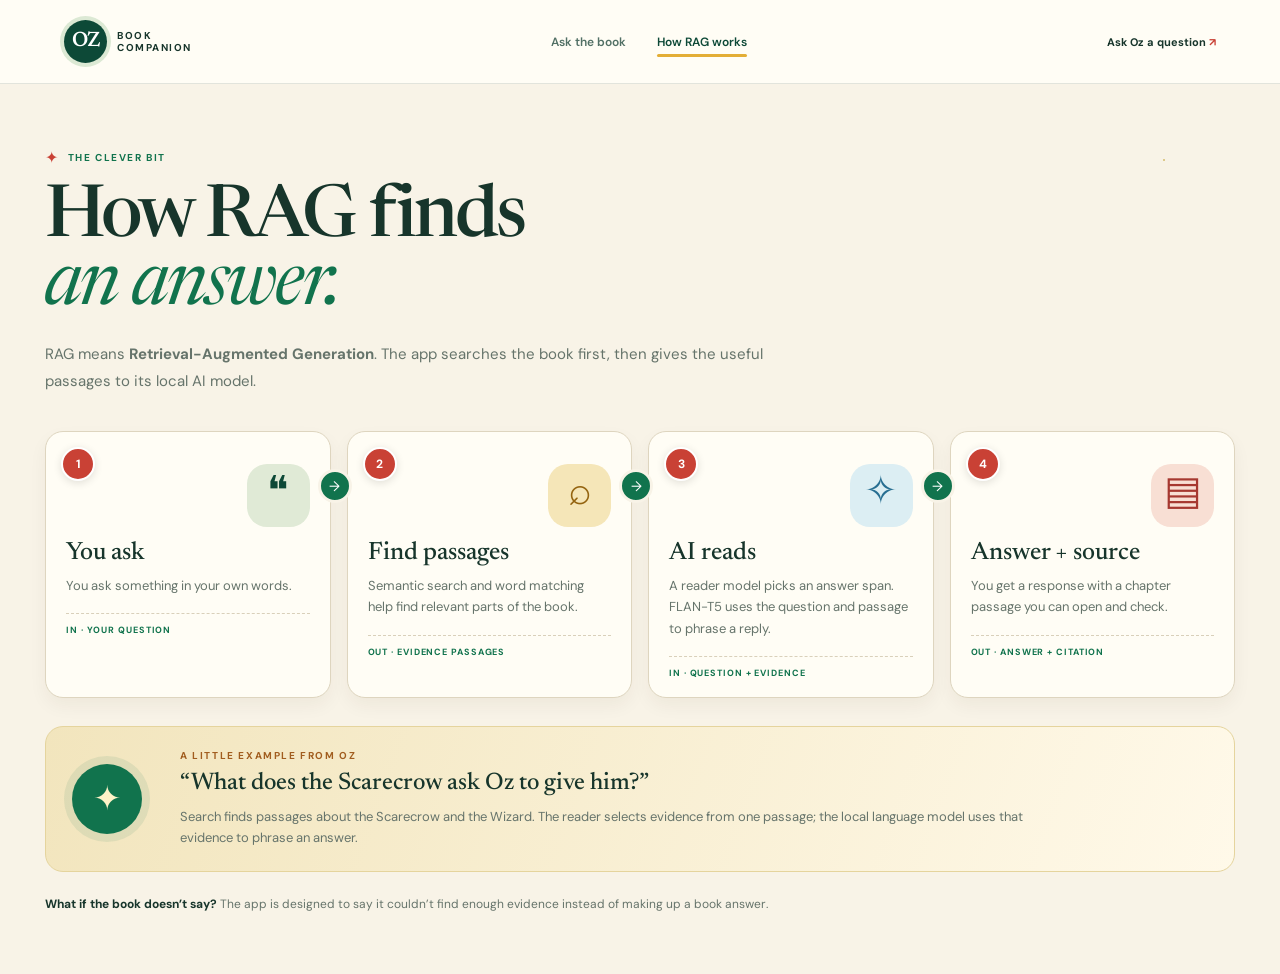
<file: static/how-rag.html>
<!doctype html>
<html lang="en">
<head><meta charset="UTF-8"><meta name="viewport" content="width=device-width, initial-scale=1"><meta name="theme-color" content="#f7f2e4"><meta name="description" content="A simple illustrated guide to retrieval-augmented generation in the Oz book companion."><title>How RAG works — Oz Book Companion</title><link rel="stylesheet" href="/static/style.css"></head>
<body class="learn-body">
<header class="topbar"><a class="brand" href="/" aria-label="Oz book companion home"><span class="brand-mark">OZ</span><span class="brand-name">BOOK<br>COMPANION</span></a><nav class="site-nav" aria-label="Main navigation"><a href="/">Ask the book</a><a class="active" href="/how-rag">How RAG works</a></nav><a class="back-to-chat" href="/">Ask Oz a question <span>↗</span></a></header>
<main class="learn-page rag-page"><section class="learn-hero"><p class="eyebrow"><span>✦</span> THE CLEVER BIT</p><h1>How RAG finds<br><em>an answer.</em></h1><p class="lede">RAG means <strong>Retrieval-Augmented Generation</strong>. The app searches the book first, then gives the useful passages to its local AI model.</p></section>
<section class="flow-grid" aria-label="RAG steps"><article class="flow-card question-step"><span class="flow-number">1</span><span class="flow-illustration">❝</span><h2>You ask</h2><p>You ask something in your own words.</p><p class="output">IN · Your question</p></article><article class="flow-card search-step"><span class="flow-number">2</span><span class="flow-illustration">⌕</span><h2>Find passages</h2><p>Semantic search and word matching help find relevant parts of the book.</p><p class="output">OUT · Evidence passages</p></article><article class="flow-card read-step"><span class="flow-number">3</span><span class="flow-illustration">✧</span><h2>AI reads</h2><p>A reader model picks an answer span. FLAN-T5 uses the question and passage to phrase a reply.</p><p class="output">IN · Question + evidence</p></article><article class="flow-card answer-step"><span class="flow-number">4</span><span class="flow-illustration">▤</span><h2>Answer + source</h2><p>You get a response with a chapter passage you can open and check.</p><p class="output">OUT · Answer + citation</p></article></section>
<section class="example-panel"><div class="example-book">✦</div><div><p class="eyebrow">A LITTLE EXAMPLE FROM OZ</p><h2>“What does the Scarecrow ask Oz to give him?”</h2><p>Search finds passages about the Scarecrow and the Wizard. The reader selects evidence from one passage; the local language model uses that evidence to phrase an answer.</p></div></section><p class="learn-note"><strong>What if the book doesn’t say?</strong> The app is designed to say it couldn’t find enough evidence instead of making up a book answer.</p></main></body></html>
</file>
<file: static/style.css>
@import url('https://fonts.googleapis.com/css2?family=DM+Sans:wght@400;500;600;700&family=Newsreader:opsz,wght@6..72,400;6..72,500;6..72,600&display=swap');
:root{color-scheme:light;--paper:#f8f3e7;--paper2:#eee7d6;--ink:#17352b;--muted:#66746b;--line:#ded5bf;--green:#11734d;--green-dark:#0d4937;--gold:#e3ae36;--ruby:#c94135;--sky:#b9dff0;--white:#fffdf5;--sage:#d9e8d1;font-family:'DM Sans','Segoe UI',sans-serif;font-synthesis:none;text-rendering:optimizeLegibility}
*{box-sizing:border-box}html{min-width:320px;scroll-behavior:smooth}body{margin:0;min-height:100vh;color:var(--ink);background:var(--paper)}button,textarea{font:inherit}button{color:inherit;cursor:pointer}a{color:inherit}button:focus-visible,a:focus-visible,summary:focus-visible,textarea:focus-visible{outline:3px solid #b87b16;outline-offset:3px}button:disabled{cursor:wait;opacity:.58}
.topbar{position:relative;z-index:3;min-height:84px;padding:0 clamp(18px,5vw,76px);display:flex;align-items:center;justify-content:space-between;gap:28px;border-bottom:1px solid rgb(23 53 43 / 12%);background:#fffdf5}.brand{display:inline-flex;align-items:center;gap:10px;text-decoration:none;flex:0 0 auto}.brand-mark{width:43px;height:43px;display:grid;place-items:center;border-radius:50%;color:white;background:var(--green-dark);font:600 21px/1 'Newsreader',Georgia,serif;letter-spacing:-1px;box-shadow:0 0 0 4px #dce9d4}.brand-name{font-size:10px;line-height:1.15;font-weight:700;letter-spacing:1.5px}.site-nav{display:flex;align-items:center;justify-content:center;gap:clamp(12px,2.4vw,36px);white-space:nowrap}.site-nav a{position:relative;padding:11px 0;color:#527065;text-decoration:none;font-size:12px;font-weight:600;transition:color .18s}.site-nav a:hover,.site-nav a.active{color:var(--green-dark)}.site-nav a.active::after{position:absolute;right:0;bottom:4px;left:0;height:3px;border-radius:5px;background:var(--gold);content:''}.top-actions{display:flex;align-items:center;gap:16px}.status{display:inline-flex;align-items:center;gap:8px;color:var(--muted);font-size:10px;white-space:nowrap}.status-dot{width:8px;height:8px;border-radius:50%;background:#b79a5c;box-shadow:0 0 0 3px #eee2bf}.status[data-state=ready] .status-dot{background:#2a9c69;box-shadow:0 0 0 3px #dcefe3}.clear-button{padding:8px 10px;border:1px solid var(--line);border-radius:999px;background:transparent;font-size:11px;font-weight:600;transition:background .18s}.clear-button:hover{background:var(--paper2)}.back-to-chat{font-size:11px;font-weight:700;text-decoration:none;white-space:nowrap}.back-to-chat span{color:var(--ruby)}
.page-shell{width:min(100% - 48px,1280px);min-height:calc(100dvh - 84px);margin:0 auto;display:flex;flex-direction:column}.welcome{position:relative;min-height:570px;padding:52px 0 38px;display:grid;grid-template-columns:.9fr 1.1fr;grid-template-rows:350px auto;align-items:center;column-gap:42px}.welcome-copy{position:relative;z-index:1;align-self:center;padding:0 0 25px}.eyebrow{display:flex;align-items:center;gap:8px;margin:0 0 18px;color:var(--green);font-size:10px;font-weight:700;letter-spacing:1.6px;text-transform:uppercase}.eyebrow span{color:var(--ruby);font-size:16px}h1{max-width:720px;margin:0;font:500 clamp(48px,6.6vw,82px)/.94 'Newsreader',Georgia,serif;letter-spacing:-2.8px;text-wrap:balance}h1 em{color:var(--green);font-weight:400}.lede{max-width:470px;margin:20px 0 0;color:var(--muted);font-size:15px;line-height:1.75}.lede i{color:var(--ink);font-family:'Newsreader',Georgia,serif}.welcome-art{position:relative;height:350px;margin:0;overflow:hidden;border:7px solid #fffdf5;border-radius:24px;background:var(--sky);box-shadow:0 16px 40px rgb(67 58 32 / 15%);transform:rotate(1deg)}.welcome-art img{width:100%;height:100%;display:block;object-fit:cover;object-position:center 57%;transition:transform .7s cubic-bezier(.2,.7,.2,1)}.welcome-art:hover img{transform:scale(1.035)}.welcome-art figcaption{position:absolute;right:15px;bottom:14px;left:15px;display:flex;justify-content:space-between;align-items:center;padding:9px 13px;border:1px solid rgb(255 255 255 / 45%);border-radius:999px;color:white;background:rgb(13 73 55 / 82%);font-size:9px;font-weight:700;letter-spacing:1.2px}.welcome-art figcaption span:last-child{color:#ffce50;font-size:17px}.suggestions-wrap{grid-column:1/-1;align-self:end}.suggestion-heading{display:flex;justify-content:space-between;align-items:end;margin:8px 0 12px}.suggestion-heading .eyebrow{margin:0 0 4px;color:var(--ruby)}.suggestion-heading h2{margin:0;font:500 30px/1.1 'Newsreader',Georgia,serif}.heading-sparkle{padding-right:12px;color:var(--gold);font-size:34px}.suggestions{display:grid;grid-template-columns:repeat(2,1fr);gap:10px}.suggestions button{min-height:61px;display:grid;grid-template-columns:42px 1fr 20px;align-items:center;gap:10px;padding:9px 14px;border:1px solid var(--line);border-radius:14px;background:var(--white);text-align:left;font:500 15px/1.25 'Newsreader',Georgia,serif;transition:transform .18s,border-color .18s,box-shadow .18s}.suggestions button:hover{transform:translateY(-2px);border-color:#d6b45d;box-shadow:0 8px 18px rgb(64 48 15 / 8%)}.prompt-icon{width:37px;height:37px;display:grid;place-items:center;border-radius:50%;font-size:22px}.scarecrow{color:#85551c;background:#f7e1a9}.poppy{color:var(--ruby);background:#f8dbcf}.bricks{color:#956713;background:#f6e7b9}.lion{color:#9a5b21;background:#f3dfc4}.suggestion-arrow{justify-self:end;color:var(--green);font:17px 'DM Sans',sans-serif}
.conversation{width:min(100%,820px);margin:0 auto;flex:1;padding:22px 0 26px}.message{margin:16px 0;padding:22px 24px;border-radius:18px;animation:enter .22s ease both}.message.assistant{border:1px solid #c9ddc9;border-left:5px solid var(--green);background:var(--white);box-shadow:0 8px 24px rgb(23 53 43 / 5%)}.message.user{width:fit-content;max-width:82%;margin-left:auto;background:#f2dfaa}.message .label{margin:0 0 9px;color:var(--green);font-size:9px;font-weight:700;letter-spacing:1.5px}.message.user .label{color:#8d6217}.message p{margin:0;overflow-wrap:anywhere;white-space:pre-wrap;line-height:1.75}.message.user p{font:500 19px/1.35 'Newsreader',Georgia,serif}.sources{margin-top:18px;padding-top:13px;border-top:1px solid var(--line)}.sources>p{margin:0 0 4px;color:var(--muted);font-size:10px;letter-spacing:.3px}details{padding:10px 0 0;font-size:12px}summary{width:fit-content;cursor:pointer;color:var(--green);font-weight:700}details p{max-width:68ch;margin:10px 0 0!important;color:#55574f;font:15px/1.8 'Newsreader',Georgia,serif}.error{color:#9f3933}
.composer-wrap{position:sticky;bottom:0;z-index:2;width:100%;margin-top:auto;padding:20px 0 17px;background:linear-gradient(180deg,rgb(248 243 231 / 0%),var(--paper) 22%)}.composer{display:flex;align-items:end;gap:13px;padding:11px 12px 11px 20px;border:2px solid #d9c88f;border-radius:18px;background:var(--white);box-shadow:0 10px 26px rgb(53 52 42 / 7%);transition:border-color .18s,box-shadow .18s}.composer:focus-within{border-color:var(--green);box-shadow:0 0 0 4px rgb(17 115 77 / 9%)}textarea{width:100%;min-height:42px;max-height:150px;resize:vertical;border:0;outline:0;color:var(--ink);background:transparent;font-size:14px;line-height:1.55}textarea::placeholder{color:#929085}#send{min-width:142px;height:45px;display:inline-flex;align-items:center;justify-content:center;gap:11px;flex-shrink:0;border:0;border-radius:12px;background:var(--green-dark);color:white;transition:background .18s,transform .18s}#send:hover:not(:disabled){transform:translateY(-1px);background:#087052}#send:active:not(:disabled){transform:translateY(1px)}.send-label{font-size:12px;font-weight:700}.send-icon{font-size:17px;line-height:1}.footnote{margin:9px 0 0;color:var(--muted);text-align:center;font-size:10px}.sr-only{position:absolute;width:1px;height:1px;padding:0;margin:-1px;overflow:hidden;clip:rect(0,0,0,0);border:0}
.learn-page{width:min(100% - 48px,1190px);min-height:calc(100dvh - 84px);margin:0 auto;padding:clamp(45px,7vh,76px) 0 60px}.learn-hero{max-width:850px;margin-bottom:34px}.learn-hero h1{max-width:850px;font-size:clamp(48px,6vw,72px)}.learn-hero .lede{max-width:730px}.rag-page{background-image:radial-gradient(#ddc98b 1px,transparent 1px);background-position:right 60px top 65px;background-size:22px 22px;background-repeat:no-repeat}.flow-grid{display:grid;grid-template-columns:repeat(4,1fr);gap:16px;margin:37px 0 28px}.flow-card{position:relative;min-height:250px;padding:20px 20px 18px;border:1px solid var(--line);border-radius:18px;background:var(--white);box-shadow:0 8px 18px rgb(58 49 24 / 5%);overflow:visible}.flow-card:not(:last-child)::after{position:absolute;z-index:2;top:37px;right:-22px;width:28px;height:28px;display:grid;place-items:center;border:3px solid var(--paper);border-radius:50%;color:white;background:var(--green);content:'→';font-size:14px}.flow-number{position:absolute;top:15px;left:15px;width:34px;height:34px;display:grid;place-items:center;border:2px solid white;border-radius:50%;color:white;background:var(--ruby);font-size:12px;font-weight:700;box-shadow:0 2px 8px rgb(0 0 0 / 12%)}.flow-illustration{width:63px;height:63px;display:grid;place-items:center;margin:12px 0 13px auto;border-radius:20px;color:var(--green-dark);background:#e0ead6;font:40px/1 'Newsreader',Georgia,serif}.search-step .flow-illustration{color:#946410;background:#f5e6b8}.read-step .flow-illustration{color:#276e91;background:#dceef3}.answer-step .flow-illustration{color:#a63830;background:#f8dfd4}.flow-card h2,.learn-card h2{margin:10px 0 8px;font:500 25px/1.08 'Newsreader',Georgia,serif}.flow-card>p:not(.output),.learn-card p{margin:0;color:var(--muted);font-size:13px;line-height:1.65}.flow-card .output{margin:17px 0 0;padding-top:10px;border-top:1px dashed #d9d0ba;color:var(--green);font-size:9px;font-weight:700;letter-spacing:.9px;text-transform:uppercase}.example-panel{display:grid;grid-template-columns:88px 1fr;align-items:center;gap:20px;padding:22px 26px;border:1px solid #e5d49d;border-radius:18px;background:linear-gradient(110deg,#f2e5bd,#fff9e9)}.example-book{width:70px;height:70px;display:grid;place-items:center;border-radius:50%;color:#fff3c8;background:var(--green);font-size:34px;box-shadow:0 0 0 8px rgb(17 115 77 / 9%)}.example-panel .eyebrow{margin:0 0 8px;color:#a15d1f}.example-panel h2{margin:0 0 8px;font:500 24px/1.15 'Newsreader',Georgia,serif}.example-panel p:last-child{max-width:850px;margin:0;color:var(--muted);font-size:13px;line-height:1.65}.learn-note{margin:22px 0 0;color:var(--muted);font-size:12px;line-height:1.7}.learn-note strong{color:var(--ink)}
.architecture-page .learn-hero{max-width:970px}.arch-flow{display:grid;grid-template-columns:minmax(0,1fr) 30px minmax(0,1fr) 30px minmax(0,1.08fr) 30px minmax(0,1fr);align-items:center;gap:8px;margin:38px 0 23px}.learn-card{position:relative;min-height:247px;padding:21px 17px 18px;border:1px solid var(--line);border-top:5px solid var(--green);border-radius:16px;background:var(--white);box-shadow:0 8px 18px rgb(58 49 24 / 5%)}.browser-card{border-top-color:#27845f}.api-card{border-top-color:#ca9b2d}.rag-card{border-top-color:#427ca0}.local-card{border-top-color:var(--ruby)}.learn-card .tag{color:var(--green);font-size:8px;font-weight:700;letter-spacing:1px}.component-icon{width:48px;height:48px;display:grid;place-items:center;margin:18px 0 8px;border-radius:15px;color:var(--green);background:#e4eddf;font-size:27px}.api-card .component-icon{color:#996d14;background:#f8edca}.rag-card .component-icon{color:#2c6f91;background:#e3f0f5}.local-card .component-icon{color:#ad4539;background:#f8e5db}.learn-card h2{margin:6px 0 8px;font-size:23px}.learn-card p{font-size:12px;line-height:1.55}.learn-card small{display:block;margin-top:12px;color:#8c7550;font-size:9px;font-weight:700;letter-spacing:.35px}.arch-arrow{color:var(--green);text-align:center;font-size:19px}.data-trail{display:flex;justify-content:center;align-items:center;flex-wrap:wrap;gap:11px;padding:14px 17px;border:1px solid #d8e4cf;border-radius:14px;color:var(--green-dark);background:#e7efdf;font-size:9px;font-weight:700;letter-spacing:.65px}.data-trail b{color:#c4811f;font-size:15px}.files-note{display:flex;align-items:center;gap:17px;margin-top:18px;padding:18px 21px;border:1px solid #e5d49d;border-radius:15px;background:#fff9e9}.file-icon{width:45px;height:45px;display:grid;place-items:center;flex:0 0 auto;border-radius:12px;color:#9a6c14;background:#f5e7bd;font-size:23px}.files-note h2{margin:0 0 5px;font:500 21px 'Newsreader',Georgia,serif}.files-note p{margin:0;color:var(--muted);font-size:12px;line-height:1.6}code{padding:2px 5px;border-radius:4px;background:#f0eadc;font-size:.9em}
@keyframes enter{from{opacity:0;transform:translateY(6px)}to{opacity:1;transform:translateY(0)}}@keyframes drift{0%,100%{transform:translateY(0)}50%{transform:translateY(-5px)}}.flow-illustration{animation:drift 5s ease-in-out infinite}.flow-card:nth-child(2) .flow-illustration{animation-delay:.7s}.flow-card:nth-child(3) .flow-illustration{animation-delay:1.4s}.flow-card:nth-child(4) .flow-illustration{animation-delay:2.1s}
@media(prefers-reduced-motion:reduce){*,*::before,*::after{scroll-behavior:auto!important;animation-duration:.01ms!important;transition-duration:.01ms!important}}
@media(max-width:1000px){.topbar{gap:16px}.book-context{display:none}.welcome{grid-template-columns:.9fr 1.1fr;column-gap:24px}.welcome-art{height:300px}.arch-flow{grid-template-columns:1fr 24px 1fr;gap:10px}.arch-arrow:nth-of-type(4){display:none}.learn-card{min-height:220px}.flow-card{padding-right:15px;padding-left:15px}}
@media(max-width:760px){.topbar{min-height:72px;flex-wrap:wrap;gap:4px 14px;padding:10px 18px}.brand-mark{width:37px;height:37px;font-size:18px}.brand-name{font-size:9px}.site-nav{order:3;width:100%;justify-content:flex-start;overflow-x:auto;gap:22px;padding:1px 0 4px}.site-nav a{font-size:11px}.top-actions{margin-left:auto}.status{font-size:9px}.back-to-chat{font-size:10px}.page-shell,.learn-page{width:min(100% - 34px,640px)}.welcome{min-height:auto;padding:36px 0 24px;grid-template-columns:1fr;grid-template-rows:auto auto auto;row-gap:18px}.welcome-copy{padding:0}.welcome h1{font-size:clamp(50px,12vw,75px)}.welcome .lede{max-width:560px;font-size:14px}.welcome-art{height:290px;grid-row:2;transform:none}.suggestions-wrap{grid-column:1}.suggestion-heading h2{font-size:27px}.suggestions button{font-size:14px}.conversation{padding-top:12px}.learn-page{padding-top:38px}.learn-hero{margin-bottom:25px}.learn-hero h1{font-size:clamp(46px,11vw,66px)}.flow-grid{grid-template-columns:repeat(2,1fr);gap:12px}.flow-card{min-height:225px}.flow-card:nth-child(2)::after{display:none}.arch-flow{grid-template-columns:1fr 22px 1fr}.learn-card{min-height:230px}}
@media(max-width:500px){.topbar{padding-right:14px;padding-left:14px}.clear-button{padding:7px}.clear-button span{display:none}.status{max-width:124px;overflow:hidden;text-overflow:ellipsis}.page-shell,.learn-page{width:calc(100% - 28px)}.welcome{padding-top:29px}.welcome h1{font-size:54px;letter-spacing:-1.8px}.welcome-art{height:230px;border-width:5px;border-radius:18px}.suggestions{grid-template-columns:1fr;gap:8px}.suggestions button{min-height:55px}.composer{gap:7px;padding:8px}.composer textarea{font-size:13px}.composer #send{min-width:112px;height:42px}.send-label{font-size:11px}.footnote{font-size:9px}.flow-grid{grid-template-columns:1fr;gap:12px}.flow-card{min-height:0;padding:17px}.flow-card:not(:last-child)::after{top:auto;right:19px;bottom:-21px;content:'↓'}.flow-illustration{width:48px;height:48px;margin:0 0 11px auto;font-size:30px}.flow-card h2{margin-top:4px}.example-panel{grid-template-columns:55px 1fr;gap:14px;padding:17px}.example-book{width:48px;height:48px;font-size:24px}.example-panel h2{font-size:21px}.arch-flow{grid-template-columns:1fr;gap:10px}.arch-arrow{transform:rotate(90deg)}.arch-arrow:nth-of-type(4){display:block}.learn-card{min-height:0;padding:18px}.component-icon{width:40px;height:40px;margin:12px 0 6px}.data-trail{gap:7px;font-size:8px}.data-trail b{font-size:12px}.files-note{align-items:flex-start;padding:14px}.files-note h2{font-size:19px}}
.architecture-section{margin:32px 0 0}.section-heading{margin:0 0 16px}.section-kicker{color:var(--ruby);font-size:9px;font-weight:700;letter-spacing:1.5px}.section-heading h2{margin:5px 0 5px;font:500 31px/1.1 'Newsreader',Georgia,serif}.section-heading p{margin:0;color:var(--muted);font-size:12px;line-height:1.65}.prep-grid,.model-grid{display:grid;grid-template-columns:repeat(3,minmax(0,1fr));gap:16px}.arch-node{position:relative;min-width:0;padding:17px 19px;border:1px solid var(--line);border-radius:16px;background:var(--white);box-shadow:0 7px 17px rgb(58 49 24 / 5%)}.prep-node{min-height:190px;border-top:4px solid #28825e}.prep-node:nth-child(2){border-top-color:#d39e2c}.prep-node:nth-child(3){border-top-color:#4b83a2}.node-number{position:absolute;top:13px;left:14px;width:27px;height:27px;display:grid;place-items:center;border:2px solid white;border-radius:50%;color:white;background:var(--green);font-size:10px;font-weight:700;box-shadow:0 2px 7px rgb(0 0 0 / 10%)}.prep-node:nth-child(2) .node-number{background:#c58b1e}.prep-node:nth-child(3) .node-number{background:#427b9c}.node-icon{width:43px;height:43px;display:grid;place-items:center;margin:4px 0 11px auto;border-radius:13px;color:var(--green);background:#e4eddf;font-size:24px}.split-icon{color:#98670d;background:#f7edca}.passage-icon{color:#2e7493;background:#e4f0f4}.embed-icon{color:#267653;background:#e5eddf}.reader-icon{color:#327493;background:#e5f0f4}.gen-icon{color:#a54137;background:#f9e5db}.arch-node h3{margin:6px 0 8px;font:500 21px/1.1 'Newsreader',Georgia,serif}.arch-node p{margin:0;color:var(--muted);font-size:12px;line-height:1.6;overflow-wrap:anywhere}.arch-node small{display:block;margin-top:12px;padding-top:9px;border-top:1px dashed #ddd3bd;color:#846521;font-size:9px;font-weight:700;letter-spacing:.45px;line-height:1.5}.model-node{min-height:175px;border-left:4px solid #5a8c67}.model-node:nth-child(2){border-left-color:#5686a4}.model-node:nth-child(3){border-left-color:#ca6654}.runtime-section{margin-top:39px}.runtime-grid{position:relative;display:grid;grid-template-columns:1fr;gap:12px;padding-left:16px}.runtime-grid::before{position:absolute;top:25px;bottom:25px;left:28px;width:2px;background:linear-gradient(var(--green),var(--gold),var(--ruby));content:''}.runtime-node{display:grid;grid-template-columns:32px 50px minmax(0,1fr) minmax(155px,.34fr);align-items:center;column-gap:15px;min-height:110px;padding:14px 18px;border-left:4px solid var(--green)}.runtime-node .node-number{position:relative;top:auto;left:auto;z-index:1;width:28px;height:28px}.runtime-node .node-icon{width:44px;height:44px;margin:0}.runtime-node h3{margin:0 0 5px}.runtime-node p{max-width:640px}.runtime-node small{margin:0;padding:0 0 0 15px;border:0;border-left:1px dashed #ddd3bd}.runtime-node:nth-child(2){border-left-color:#c9992b}.runtime-node:nth-child(2) .node-number{background:#bb8416}.runtime-node:nth-child(3){border-left-color:#477e9d}.runtime-node:nth-child(3) .node-number{background:#477e9d}.runtime-node:nth-child(4){border-left-color:#64906a}.runtime-node:nth-child(5){border-left-color:#c65c49}.runtime-node:nth-child(5) .node-number{background:#bb5140}.runtime-node:nth-child(6){border-left-color:#b48630}.runtime-node:nth-child(6) .node-number{background:#ad7a22}.browser-icon{color:#267653;background:#e5eddf}.api-icon{color:#976d17;background:#f7edca}.search-icon{color:#2e7493;background:#e4f0f4}.evidence-icon{color:#4e8056;background:#e5eddf}.source-icon{color:#996c14;background:#f5ebca}.architecture-notes{display:grid;grid-template-columns:1fr 1fr;gap:14px;margin-top:19px}.note-card{display:flex;align-items:flex-start;gap:13px;padding:17px;border:1px solid #e5d49d;border-radius:15px;background:#fff9e9}.note-symbol{width:38px;height:38px;display:grid;place-items:center;flex:0 0 auto;border-radius:12px;color:#936715;background:#f4e7bd;font-size:20px}.note-card h2{margin:1px 0 6px;font:500 19px/1.1 'Newsreader',Georgia,serif}.note-card p{margin:0;color:var(--muted);font-size:11px;line-height:1.65}.architecture-footnote{padding:12px 15px;border-radius:10px;background:#e8efe1}
@media(max-width:760px){.prep-grid,.model-grid{grid-template-columns:1fr}.prep-node,.model-node{min-height:0}.runtime-node{grid-template-columns:30px 44px minmax(0,1fr);gap:10px;padding:13px}.runtime-node small{grid-column:3;margin-top:7px;padding:7px 0 0;border:0;border-top:1px dashed #ddd3bd}.runtime-grid{padding-left:5px}.runtime-grid::before{left:17px}.architecture-notes{grid-template-columns:1fr}.architecture-section{margin-top:27px}.section-heading h2{font-size:28px}}
</file>
